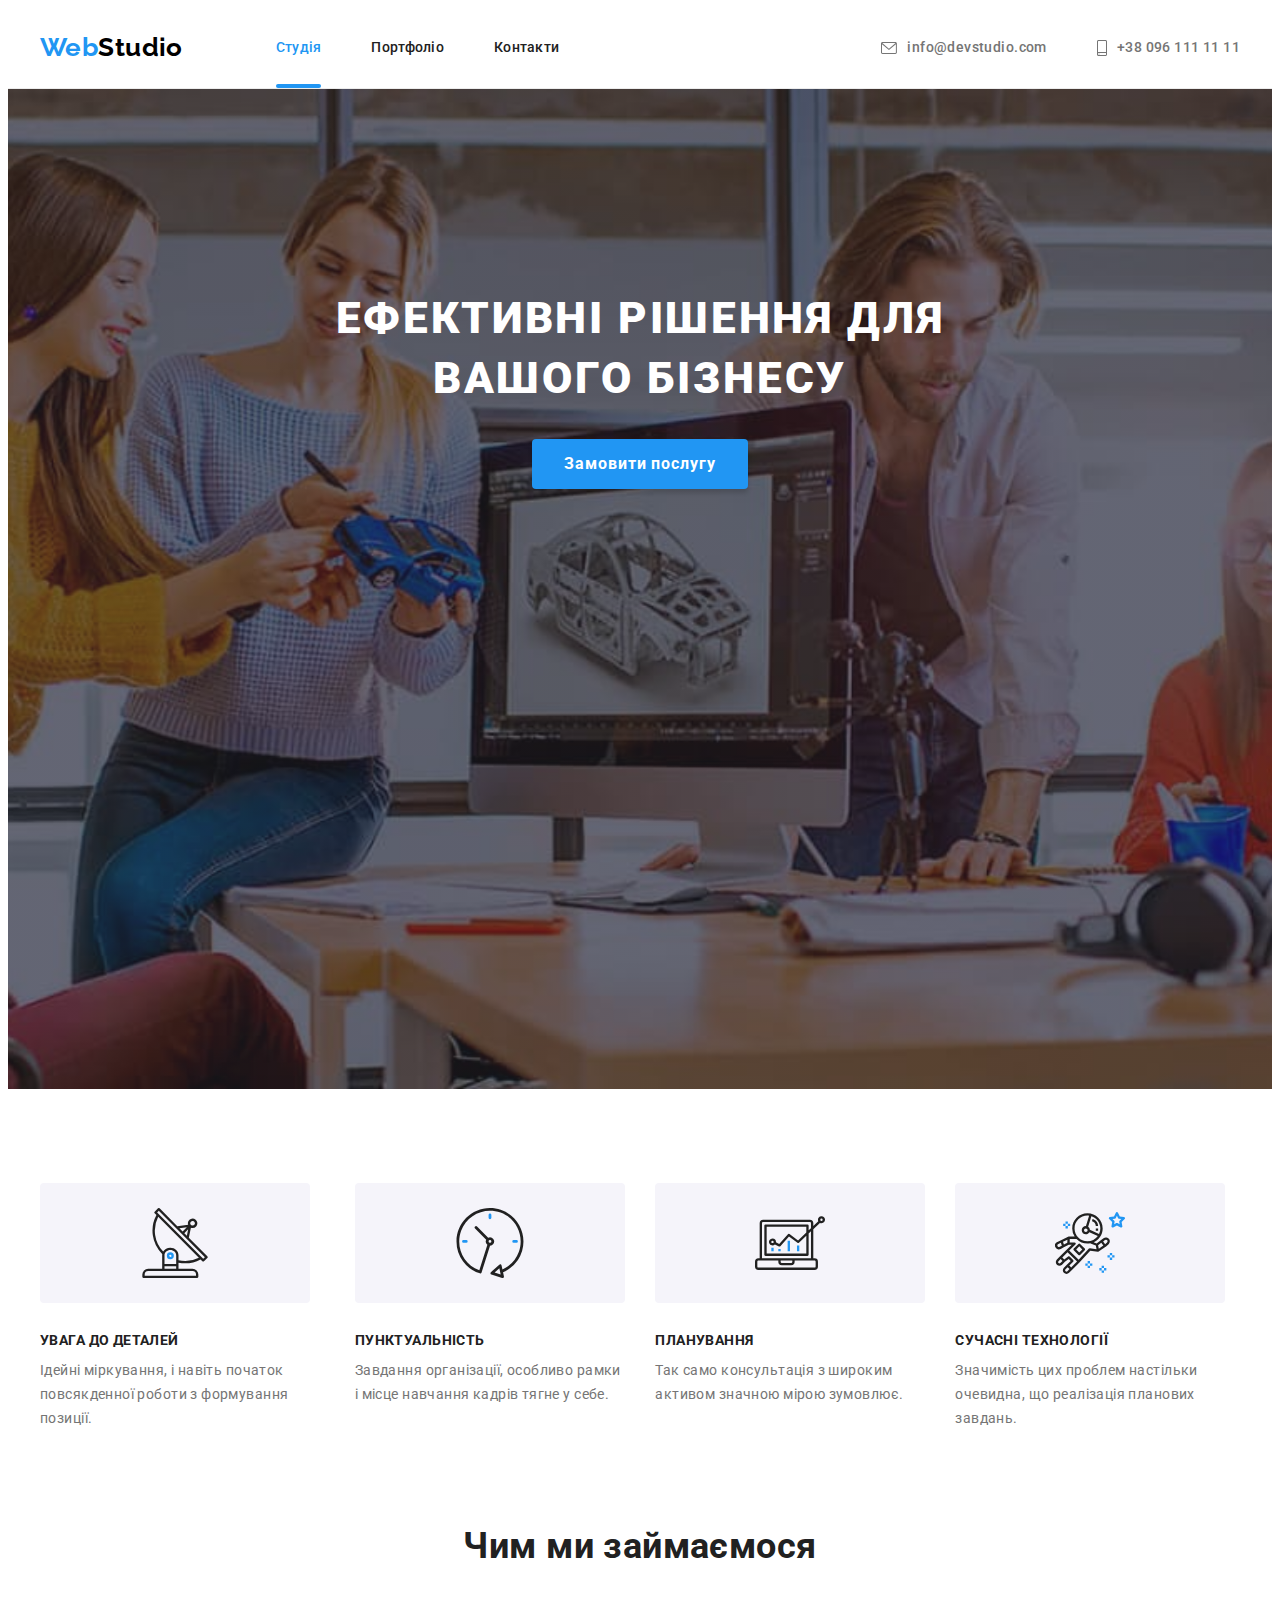
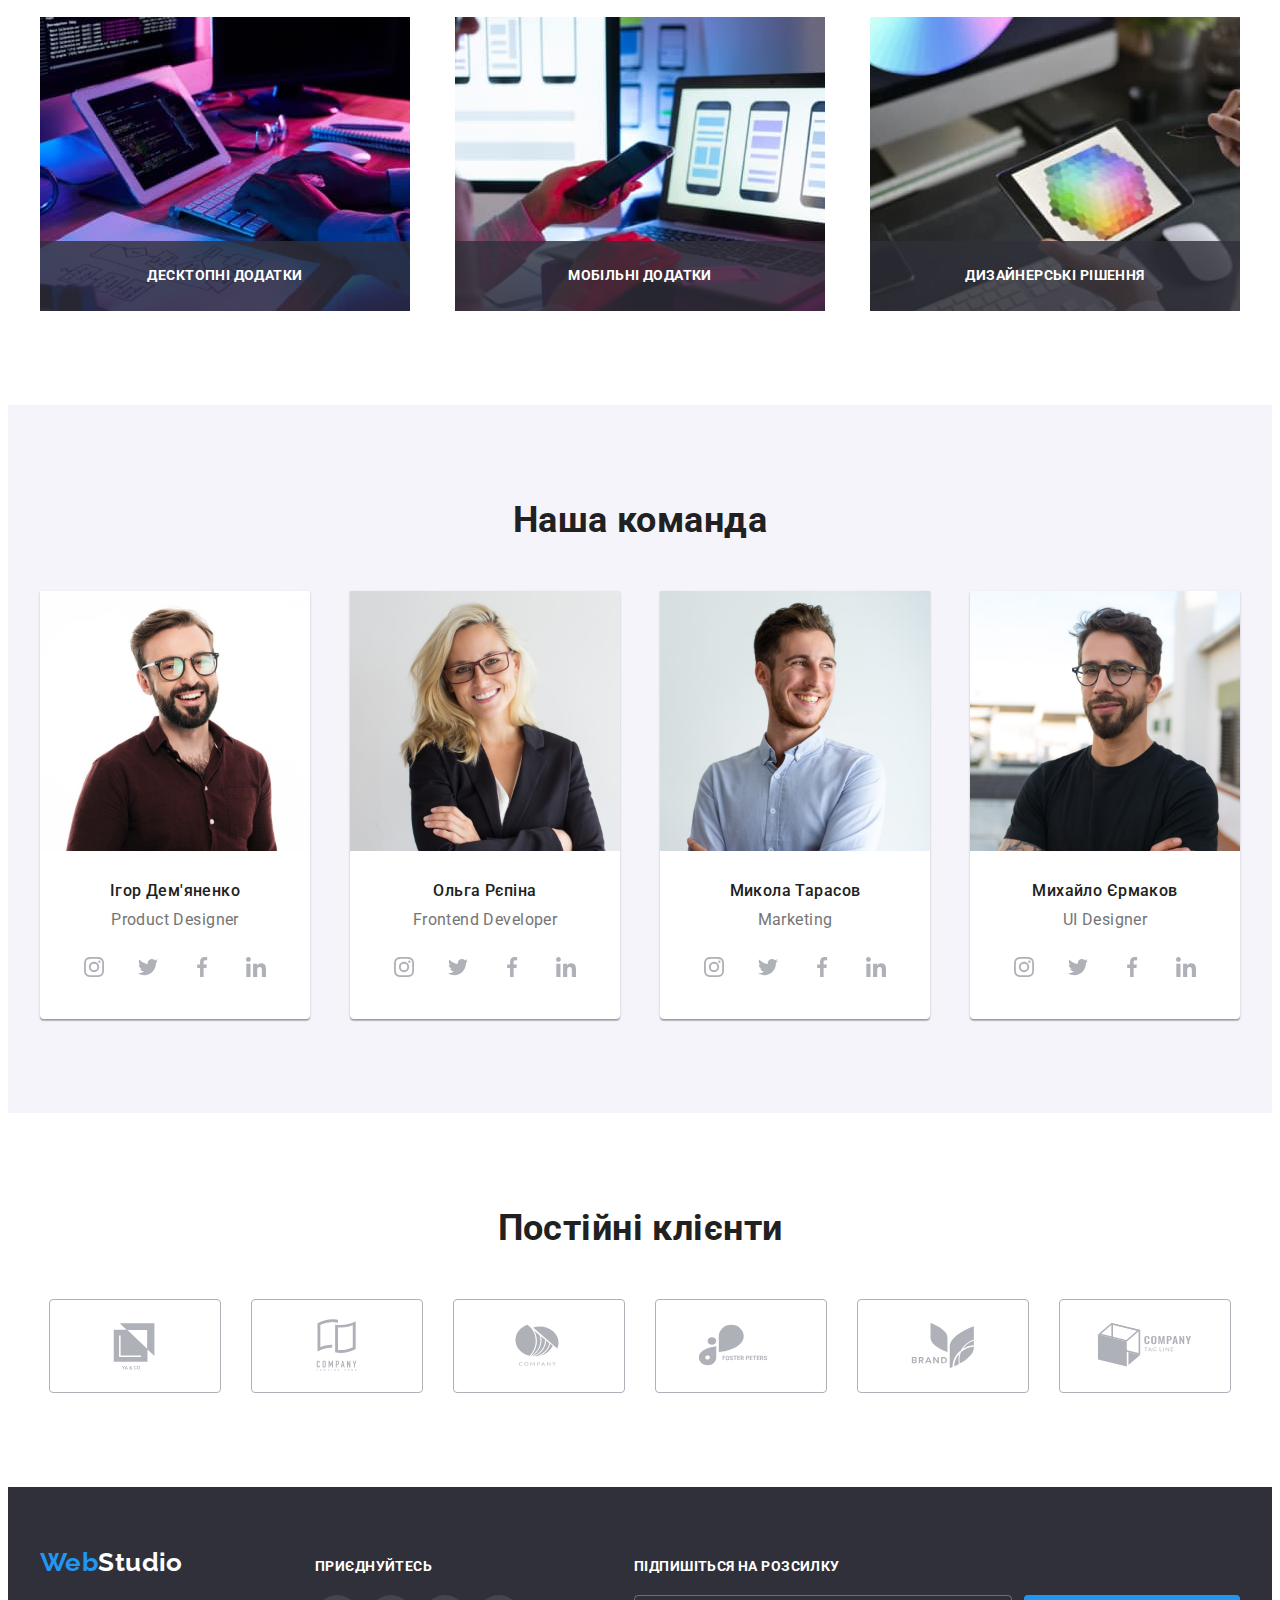
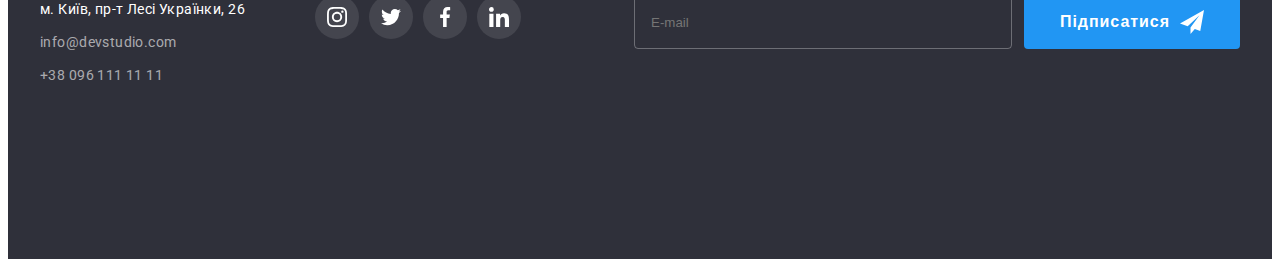
<file: index.html>
<!DOCTYPE html>
<html lang="uk">
	<head>
		<meta charset="UTF-8" />
		<meta http-equiv="X-UA-Compatible" content="IE=edge" />
		<meta name="viewport" content="width=device-width, initial-scale=1.0" />
		<title>WebStudio</title>
		<link rel="preconnect" href="https://fonts.googleapis.com" />
		<link rel="preconnect" href="https://fonts.gstatic.com" crossorigin />
		<link
			href="https://fonts.googleapis.com/css2?family=Raleway:wght@700&family=Roboto:wght@400;500;700;900&display=swap"
			rel="stylesheet"
		/>
		<link
			rel="stylesheet"
			href="https://cdnjs.cloudflare.com/ajax/libs/modern-normalize/1.1.0/modern-normalize.min.css"
			integrity="sha512-wpPYUAdjBVSE4KJnH1VR1HeZfpl1ub8YT/NKx4PuQ5NmX2tKuGu6U/JRp5y+Y8XG2tV+wKQpNHVUX03MfMFn9Q=="
			crossorigin="anonymous"
			referrerpolicy="no-referrer"
		/>
		<link rel="stylesheet" href="./css/main.min.css" />
	</head>
	<body>
		<!--Шапка-->
		<header class="header">
			<div class="container header__container">
				<nav class="main-nav">
					<a class="main-nav__link links" href="./index.html">
						Web
						<span class="main-nav__logo">Studio</span>
					</a>
					<ul class="list nav-list">
						<li class="list-item">
							<a class="item-link links link-current" href="./index.html"><span class="link-blue">Студія</span></a>
						</li>
						<li class="list-item">
							<a class="item-link links" href="./portfolio.html">Портфоліо</a>
						</li>
						<li class="list-item">
							<a class="item-link links" href="">Контакти</a>
						</li>
					</ul>
				</nav>
				<ul class="list header-contact">
					<li class="item-contacts">
						<a class="contacts links" href="mailto:info@devstudio.com">
							<svg class="contact-icon" width="16" height="12">
								<use href="./images/icons/icons.svg#envelope"></use>
							</svg>
							info@devstudio.com
						</a>
					</li>
					<li class="item-contacts">
						<a class="contacts links" href="tel:+380961111111">
							<svg class="contact-icon" width="10" height="16">
								<use href="./images/icons/icons.svg#smartphone"></use>
							</svg>
							+38 096 111 11 11
						</a>
					</li>
				</ul>
			</div>
		</header>
		<!--Основний контент-->
		<main>
			<section class="sections">
				<div class="container">
					<h1 class="sections__title">Ефективні рішення для вашого бізнесу</h1>
					<button class="sections__button" type="button" data-modal-open>Замовити послугу</button>
				</div>
			</section>
			<!--Особливасті-->
			<section class="features section">
				<div class="container">
					<h2 class="hidden-title">features</h2>
					<ul class="features__list list">
						<li class="features__item">
							<div class="features__containers">
								<svg class="features__icon" width="70" height="70">
									<use href="./images/icons/icons.svg#antenna"></use>
								</svg>
							</div>
							<h3 class="features__title">УВАГА ДО ДЕТАЛЕЙ</h3>
							<p class="features__subtitle">
								Ідейні міркування, i навіть початок повсякденної роботи з формування позиції.
							</p>
						</li>
						<li class="features__item">
							<div class="features__containers">
								<svg class="features__icon" width="70" height="70">
									<use href="./images/icons/icons.svg#clock"></use>
								</svg>
							</div>
							<h3 class="features__title">ПУНКТУАЛЬНІСТЬ</h3>
							<p class="features__subtitle">
								Завдання організації, особливо рамки і місце навчання кадрів тягне у себе.
							</p>
						</li>
						<li class="features__item">
							<div class="features__containers">
								<svg class="features__icon" width="70" height="70">
									<use href="./images/icons/icons.svg#diagram"></use>
								</svg>
							</div>
							<h3 class="features__title">ПЛАНУВАННЯ</h3>
							<p class="features__subtitle">Так само консультація з широким активом значною мірою зумовлює.</p>
						</li>
						<li class="features__item">
							<div class="features__containers">
								<svg class="features__icon" width="70" height="70">
									<use href="./images/icons/icons.svg#astronaut"></use>
								</svg>
							</div>
							<h3 class="features__title">СУЧАСНІ ТЕХНОЛОГІЇ</h3>
							<p class="features__subtitle">
								Значимість цих проблем настільки очевидна, що реалізація планових завдань.
							</p>
						</li>
					</ul>
				</div>
			</section>
			<!--Робочий процес-->
			<section class="section work-process">
				<div class="container">
					<h2 class="subject">Чим ми займаємося</h2>
					<ul class="list work-process__list">
						<li class="work-process__item">
							<div class="work-container">
								<img
									class="work-container__picture"
									src="./images/img.jpg"
									alt="людина працює на комп'ютері"
									width="370"
								/>
								<p class="work-container__text">Десктопні додатки</p>
							</div>
						</li>
						<li class="work-process__item">
							<div class="work-container">
								<img
									class="work-container__picture"
									src="./images/img-1.jpg"
									alt="людина працює на ноутбуці, тримаючи у руці смартфон"
									width="370"
								/>
								<p class="work-container__text">Мобільні додатки</p>
							</div>
						</li>
						<li class="work-process__item">
							<div class="work-container">
								<img
									class="work-container__picture"
									src="./images/img-2.jpg"
									alt="людина працює на планшеті"
									width="370"
								/>
								<p class="work-container__text">Дизайнерські рішення</p>
							</div>
						</li>
					</ul>
				</div>
			</section>
			<!--Наша команда-->
			<section class="section section-team">
				<div class="container">
					<h2 class="subject-team">Наша команда</h2>
					<ul class="list section-team__list">
						<li class="section-team__item">
							<img
								class="section-team__picture"
								src="./images/team/img.jpg"
								alt="Чоловік у коричневій сородці"
								width="270"
							/>
							<h3 class="section-team__title">Ігор Дем'яненко</h3>
							<p class="section-team__subtitle">Product Designer</p>
							<ul class="list socials-icon">
								<li class="socials-icon__item">
									<a
										class="link socials-icon__link"
										href="https://instagram.com"
										target="_blank"
										rel="noopener noreferrer"
										aria-label="Instagram"
									>
										<svg class="socials-icon__svg" width="20" height="20">
											<use href="./images/icons/icons.svg#instagram"></use>
										</svg>
									</a>
								</li>
								<li class="socials-icon__item">
									<a
										class="link socials-icon__link"
										href="https://twitter.com"
										aria-label="Twitter"
										target="_blank"
										rel="noopener noreferrer"
									>
										<svg class="socials-icon__svg" width="20" height="20">
											<use href="./images/icons/icons.svg#twitter"></use>
										</svg>
									</a>
								</li>
								<li class="socials-icon__item">
									<a
										class="link socials-icon__link"
										href="https://facebook.com"
										aria-label="Facebook"
										target="_blank"
										rel="noopener noreferrer"
									>
										<svg class="socials-icon__svg" width="20" height="20">
											<use href="./images/icons/icons.svg#facebook"></use>
										</svg>
									</a>
								</li>
								<li class="socials-icon__item">
									<a
										class="link socials-icon__link"
										href="https://linkedin.com"
										aria-label="LinkedIn"
										target="_blank"
										rel="noopener noreferrer"
									>
										<svg class="socials-icon__svg" width="20" height="20">
											<use href="./images/icons/icons.svg#linkedin"></use>
										</svg>
									</a>
								</li>
							</ul>
						</li>
						<li class="section-team__item">
							<img
								class="section-team__picture"
								src="./images/team/img-1.jpg"
								alt="Блондинка у чорному піджаку"
								width="270"
							/>
							<h3 class="section-team__title">Ольга Рєпіна</h3>
							<p class="section-team__subtitle">Frontend Developer</p>
							<ul class="list socials-icon">
								<li class="socials-icon__item">
									<a
										class="link socials-icon__link"
										href="https://instagram.com"
										target="_blank"
										rel="noopener noreferrer"
										aria-label="Instagram"
									>
										<svg class="socials-icon__svg" width="20" height="20">
											<use href="./images/icons/icons.svg#instagram"></use>
										</svg>
									</a>
								</li>
								<li class="socials-icon__item">
									<a
										class="link socials-icon__link"
										href="https://twitter.com"
										aria-label="Twitter"
										target="_blank"
										rel="noopener noreferrer"
									>
										<svg class="socials-icon__svg" width="20" height="20">
											<use href="./images/icons/icons.svg#twitter"></use>
										</svg>
									</a>
								</li>
								<li class="socials-icon__item">
									<a
										class="link socials-icon__link"
										href="https://facebook.com"
										aria-label="Facebook"
										target="_blank"
										rel="noopener noreferrer"
									>
										<svg class="socials-icon__svg" width="20" height="20">
											<use href="./images/icons/icons.svg#facebook"></use>
										</svg>
									</a>
								</li>
								<li class="socials-icon__item">
									<a
										class="link socials-icon__link"
										href="https://linkedin.com"
										aria-label="LinkedIn"
										target="_blank"
										rel="noopener noreferrer"
									>
										<svg class="socials-icon__svg" width="20" height="20">
											<use href="./images/icons/icons.svg#linkedin"></use>
										</svg>
									</a>
								</li>
							</ul>
						</li>
						<li class="section-team__item">
							<img
								class="section-team__picture"
								src="./images/team/img-2.jpg"
								alt="Чоловік у світлій сорочці"
								width="270"
							/>
							<h3 class="section-team__title">Микола Тарасов</h3>
							<p class="section-team__subtitle">Marketing</p>
							<ul class="list socials-icon">
								<li class="socials-icon__item">
									<a
										class="link socials-icon__link"
										href="https://instagram.com"
										target="_blank"
										rel="noopener noreferrer"
										aria-label="Instagram"
									>
										<svg class="socials-icon__svg" width="20" height="20">
											<use href="./images/icons/icons.svg#instagram"></use>
										</svg>
									</a>
								</li>
								<li class="socials-icon__item">
									<a
										class="link socials-icon__link"
										href="https://twitter.com"
										aria-label="Twitter"
										target="_blank"
										rel="noopener noreferrer"
									>
										<svg class="socials-icon__svg" width="20" height="20">
											<use href="./images/icons/icons.svg#twitter"></use>
										</svg>
									</a>
								</li>
								<li class="socials-icon__item">
									<a
										class="link socials-icon__link"
										href="https://facebook.com"
										aria-label="Facebook"
										target="_blank"
										rel="noopener noreferrer"
									>
										<svg class="socials-icon__svg" width="20" height="20">
											<use href="./images/icons/icons.svg#facebook"></use>
										</svg>
									</a>
								</li>
								<li class="socials-icon__item">
									<a
										class="link socials-icon__link"
										href="https://linkedin.com"
										aria-label="LinkedIn"
										target="_blank"
										rel="noopener noreferrer"
									>
										<svg class="socials-icon__svg" width="20" height="20">
											<use href="./images/icons/icons.svg#linkedin"></use>
										</svg>
									</a>
								</li>
							</ul>
						</li>
						<li class="section-team__item">
							<img
								class="section-team__picture"
								src="./images/team/img-3.jpg"
								alt="Чоловік у чорній футболці"
								width="270"
							/>
							<h3 class="section-team__title">Михайло Єрмаков</h3>
							<p class="section-team__subtitle">UI Designer</p>
							<ul class="list socials-icon">
								<li class="socials-icon__item">
									<a
										class="link socials-icon__link"
										href="https://instagram.com"
										target="_blank"
										rel="noopener noreferrer"
										aria-label="Instagram"
									>
										<svg class="socials-icon__svg" width="20" height="20">
											<use href="./images/icons/icons.svg#instagram"></use>
										</svg>
									</a>
								</li>
								<li class="socials-icon__item">
									<a
										class="link socials-icon__link"
										href="https://twitter.com"
										aria-label="Twitter"
										target="_blank"
										rel="noopener noreferrer"
									>
										<svg class="socials-icon__svg" width="20" height="20">
											<use href="./images/icons/icons.svg#twitter"></use>
										</svg>
									</a>
								</li>
								<li class="socials-icon__item">
									<a
										class="link socials-icon__link"
										href="https://facebook.com"
										aria-label="Facebook"
										target="_blank"
										rel="noopener noreferrer"
									>
										<svg class="socials-icon__svg" width="20" height="20">
											<use href="./images/icons/icons.svg#facebook"></use>
										</svg>
									</a>
								</li>
								<li class="socials-icon__item">
									<a
										class="link socials-icon__link"
										href="https://linkedin.com"
										aria-label="LinkedIn"
										target="_blank"
										rel="noopener noreferrer"
									>
										<svg class="socials-icon__svg" width="20" height="20">
											<use href="./images/icons/icons.svg#linkedin"></use>
										</svg>
									</a>
								</li>
							</ul>
						</li>
					</ul>
				</div>
			</section>
			<!-- Постійні клієнти -->
			<section class="section clients-section">
				<div class="container">
					<h2 class="clients-section__title">Постійні клієнти</h2>
					<ul class="list clients-section__list">
						<li class="clients-section__item">
							<a class="link clients-section__link" href="" aria-label="logo">
								<svg class="clients-section__icon" width="106" height="60">
									<use href="./images/icons/icons.svg#Logo"></use>
								</svg>
							</a>
						</li>
						<li class="clients-section__item">
							<a class="link clients-section__link" href="" aria-label="logo1">
								<svg class="clients-section__icon" width="106" height="60">
									<use href="./images/icons/icons.svg#Logo1"></use>
								</svg>
							</a>
						</li>
						<li class="clients-section__item">
							<a class="link clients-section__link" href="" aria-label="logo2">
								<svg class="clients-section__icon" width="106" height="60">
									<use href="./images/icons/icons.svg#Logo2"></use>
								</svg>
							</a>
						</li>
						<li class="clients-section__item">
							<a class="link clients-section__link" href="" aria-label="logo3">
								<svg class="clients-section__icon" width="106" height="60">
									<use href="./images/icons/icons.svg#Logo3"></use>
								</svg>
							</a>
						</li>
						<li class="clients-section__item">
							<a class="link clients-section__link" href="" aria-label="logo4">
								<svg class="clients-section__icon" width="106" height="60">
									<use href="./images/icons/icons.svg#Logo4"></use>
								</svg>
							</a>
						</li>
						<li class="clients-section__item">
							<a class="link clients-section__link" href="" aria-label="logo5">
								<svg class="clients-section__icon" width="106" height="60">
									<use href="./images/icons/icons.svg#Logo5"></use>
								</svg>
							</a>
						</li>
					</ul>
				</div>
			</section>
		</main>
		<!--Підвал-->
		<footer class="footer">
			<div class="container container-unifying">
				<div class="footer-container">
					<a class="footer-link links" href="./index.html">
						Web
						<span class="logo-footer">Studio</span>
					</a>
					<address class="address-footer">
						<ul class="items-footer list">
							<li class="footer-item">
								<a class="link-footer address links" href="https://goo.gl/maps/535pKmFVqk2q9P2UA">
									м. Київ, пр-т Лесі Українки, 26
								</a>
							</li>
							<li class="footer-item">
								<a class="link-footer links" href="mailto:info@devstudio.com">info@devstudio.com</a>
							</li>
							<li class="footer-item"><a class="link-footer links" href="tel:+380961111111">+38 096 111 11 11</a></li>
						</ul>
					</address>
				</div>
				<div class="icon-footer-container">
					<p class="text-footer">приєднуйтесь</p>
					<ul class="list footer-list-icon">
						<li class="footer-item-icon">
							<a
								class="link link-footer-icon"
								href="https://instagram.com"
								target="_blank"
								rel="noopener noreferrer"
								aria-label="Instagram"
							>
								<svg class="footer-socials-icon" width="20" height="20">
									<use href="./images/icons/icons.svg#instagram"></use>
								</svg>
							</a>
						</li>
						<li class="footer-item-icon">
							<a
								class="link link-footer-icon"
								href="https://twitter.com"
								aria-label="Twitter"
								target="_blank"
								rel="noopener noreferrer"
							>
								<svg class="footer-socials-icon" width="20" height="20">
									<use href="./images/icons/icons.svg#twitter"></use>
								</svg>
							</a>
						</li>
						<li class="footer-item-icon">
							<a
								class="link link-footer-icon"
								href="https://facebook.com"
								aria-label="Facebook"
								target="_blank"
								rel="noopener noreferrer"
							>
								<svg class="footer-socials-icon" width="20" height="20">
									<use href="./images/icons/icons.svg#facebook"></use>
								</svg>
							</a>
						</li>
						<li class="footer-item-icon">
							<a
								class="link link-footer-icon"
								href="https://linkedin.com"
								aria-label="LinkedIn"
								target="_blank"
								rel="noopener noreferrer"
							>
								<svg class="footer-socials-icon" width="20" height="20">
									<use href="./images/icons/icons.svg#linkedin"></use>
								</svg>
							</a>
						</li>
					</ul>
				</div>
				<div class="footer-subscribe">
					<p class="footer-title">Підпишіться на розсилку</p>
					<form class="footer-form">
						<input type="text" class="footer-subscribe-input" placeholder="E-mail" required="" />
						<button class="button-serv-footer">
							Підписатися
							<svg class="social-item" width="24" height="24">
								<use href="./images/icons/icons.svg#icon-send"></use>
							</svg>
						</button>
					</form>
				</div>
			</div>
		</footer>

		<div class="backdrop is-hidden" data-modal>
			<div class="modal">
				<button class="modal-btn" type="button" data-modal-close>
					<svg class="close-icon" width="18" height="18">
						<use href="./images/icons/icons.svg#close-black"></use>
					</svg>
				</button>

				<form class="register-form" name="register-form">
					<strong class="register-form-title">Залиште свої дані, ми вам передзвонимо</strong>
					<div class="register-form-group" role="group">
						<label class="register-form-field" for="user-name">
							<span class="register-form-label">Ім'я</span>
							<input
								class="register-form-input"
								type="text"
								id="user-name"
								name="user-name"
								required=""
								minlength="3"
							/>
							<svg class="register-form-icon" width="18" height="18">
								<use href="./images/icons/icons.svg#person"></use>
							</svg>
						</label>
						<label class="register-form-field" for="user-tel">
							<span class="register-form-label">Телефон</span>
							<input class="register-form-input" type="text" id="user-tel" name="user-tel" required="" />
							<svg class="register-form-icon" width="18" height="18">
								<use href="./images/icons/icons.svg#phone"></use>
							</svg>
						</label>
						<label class="register-form-field" for="user-mail">
							<span class="register-form-label">Пошта</span>
							<input class="register-form-input" type="text" id="user-mail" name="user-mail" required="" />
							<svg class="register-form-icon" width="18" height="18">
								<use href="./images/icons/icons.svg#email"></use>
							</svg>
						</label>
						<label class="register-form-field">
							<span class="register-form-heading">Коментар</span>
							<textarea class="register-form-message" rows="5" placeholder="Введіть текст"></textarea>
						</label>
					</div>
					<label class="register-form-agreement" for="user-agreement">
						<input
							class="register-form-checkbox hidden-title"
							type="checkbox"
							id="user-agreement"
							name="user-agreement"
							required=""
						/>
						<svg class="register-form-icons" width="16" height="15">
							<use class="icon-checked" href="./images/icons/icons.svg#checked"></use>
							<use class="icon-unchecked" href="./images/icons/icons.svg#unchcked"></use>
						</svg>
						<span class="register-form-desc">
							Погоджуюся з розсилкою та приймаю
							<a class="register-form-link" href="">Умови договору</a>
						</span>
					</label>

					<button class="button-server" type="submit">Відправити</button>
				</form>
			</div>
		</div>

		<script src="./js/modal.js"></script>
	</body>
</html>
</file>
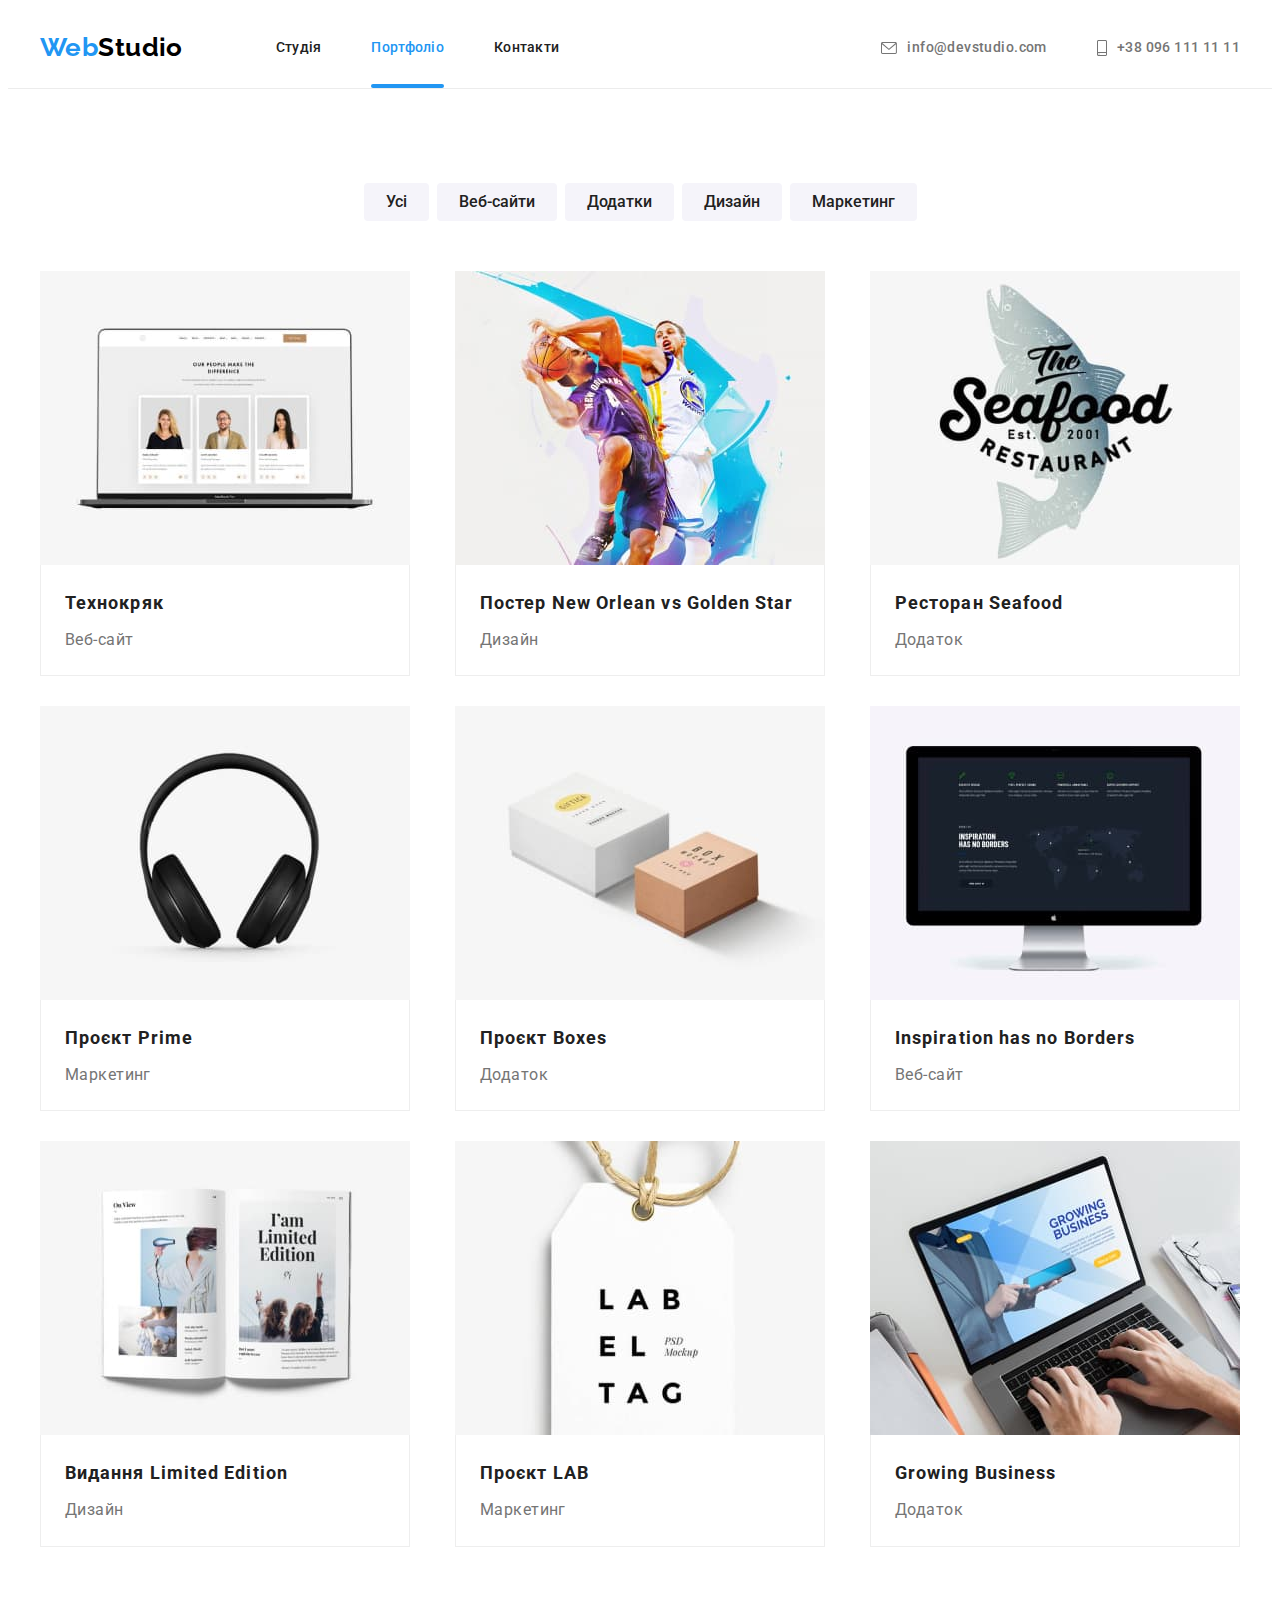
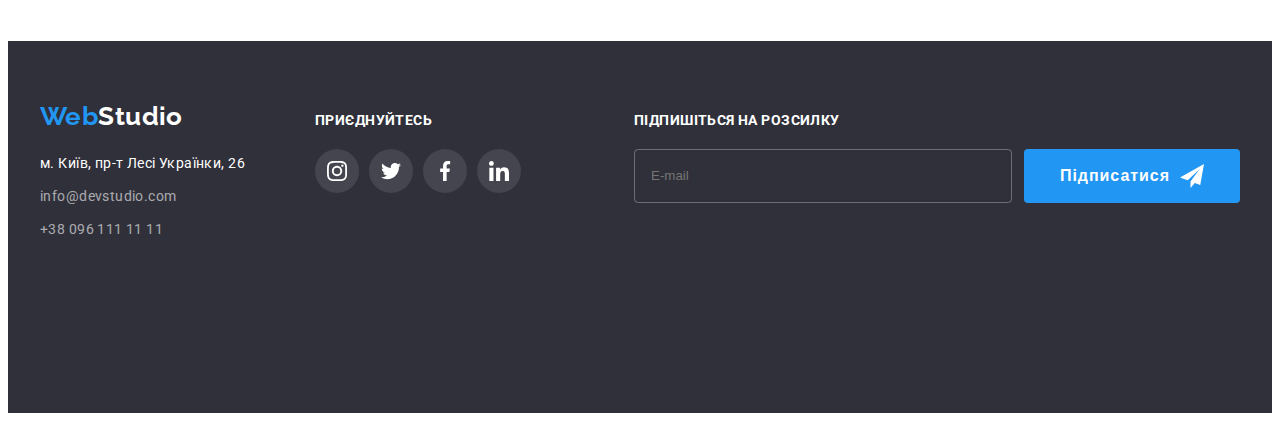
<file: portfolio.html>
<!DOCTYPE html>
<html lang="uk">
	<head>
		<meta charset="UTF-8" />
		<meta http-equiv="X-UA-Compatible" content="IE=edge" />
		<meta name="viewport" content="width=device-width, initial-scale=1.0" />
		<title>Portfolio</title>
		<link rel="preconnect" href="https://fonts.googleapis.com" />
		<link rel="preconnect" href="https://fonts.gstatic.com" crossorigin />
		<link
			href="https://fonts.googleapis.com/css2?family=Raleway:wght@700&family=Roboto:wght@400;500;700;900&display=swap"
			rel="stylesheet"
		/>
		<link
			rel="stylesheet"
			href="https://cdnjs.cloudflare.com/ajax/libs/modern-normalize/1.1.0/modern-normalize.min.css"
			integrity="sha512-wpPYUAdjBVSE4KJnH1VR1HeZfpl1ub8YT/NKx4PuQ5NmX2tKuGu6U/JRp5y+Y8XG2tV+wKQpNHVUX03MfMFn9Q=="
			crossorigin="anonymous"
			referrerpolicy="no-referrer"
		/>
		<link rel="stylesheet" href="./css/main.min.css" />
	</head>
	<body>
		<!-- Шапка -->
		<header class="header">
			<div class="container header__container">
				<nav class="main-nav">
					<a class="main-nav__link links" href="./index.html">
						Web
						<span class="main-nav__logo">Studio</span>
					</a>
					<ul class="list nav-list">
						<li class="list-item">
							<a class="item-link links" href="./index.html">Студія</a>
						</li>
						<li class="list-item">
							<a class="item-link links link-current" href="./portfolio.html">
								<span class="link-blue">Портфоліо</span>
							</a>
						</li>
						<li class="list-item">
							<a class="item-link links" href="">Контакти</a>
						</li>
					</ul>
				</nav>
				<ul class="list header-contact">
					<li class="item-contacts">
						<a class="contacts links" href="mailto:info@devstudio.com">
							<svg class="contact-icon" width="16" height="12">
								<use href="./images/icons/icons.svg#envelope"></use>
							</svg>
							info@devstudio.com
						</a>
					</li>
					<li class="item-contacts">
						<a class="contacts links" href="tel:+380961111111">
							<svg class="contact-icon" width="10" height="16">
								<use href="./images/icons/icons.svg#smartphone"></use>
							</svg>
							+38 096 111 11 11
						</a>
					</li>
				</ul>
			</div>
		</header>
		<main>
			<!-- Портфоліо -->
			<section class="section">
				<div class="container">
					<h1 class="hidden-title">Портфоліо</h1>
					<ul class="items-btn list">
						<li class="item-btn"><button type="button" class="btn-portfolio">Усі</button></li>
						<li class="item-btn"><button type="button" class="btn-portfolio">Веб-сайти</button></li>
						<li class="item-btn"><button type="button" class="btn-portfolio">Додатки</button></li>
						<li class="item-btn"><button type="button" class="btn-portfolio">Дизайн</button></li>
						<li class="item-btn"><button type="button" class="btn-portfolio">Маркетинг</button></li>
					</ul>
					<!-- Приклади робіт -->
					<ul class="items-portfolio list">
						<li class="portfolio-item">
							<a class="link-portfolio links" href="">
								<div class="container-img">
									<img
										class="img-portfolio"
										src="./images/portfolio/img.jpg"
										alt="На ноутбуці відкритий веб-сайт, з працівниками"
										width="370"
									/>
									<div class="overlay">
										<p class="overlay-text">
											Ресурс пропонує комплексні пропозиції з різним рівнем функціоналу та сервісів. Все це дозволить
											відвідувачу отримати вичерпні відомості про компанію чи приватну особу.
										</p>
									</div>
								</div>
								<div class="container-portfolio">
									<h2 class="title-portfolio">Технокряк</h2>
									<p class="text-portfolio">Веб-сайт</p>
								</div>
							</a>
						</li>
						<li class="portfolio-item">
							<a class="link-portfolio links" href="">
								<div class="container-img">
									<img class="img-portfolio" src="./images/portfolio/img-1.jpg" alt="Два баскетболиста" width="370" />
									<div class="overlay">
										<p class="overlay-text">
											Ресурс пропонує комплексні пропозиції з різним рівнем функціоналу та сервісів. Все це дозволить
											відвідувачу отримати вичерпні відомості про компанію чи приватну особу.
										</p>
									</div>
								</div>
								<div class="container-portfolio">
									<h2 class="title-portfolio">Постер New Orlean vs Golden Star</h2>
									<p class="text-portfolio">Дизайн</p>
								</div>
							</a>
						</li>
						<li class="portfolio-item">
							<a class="link-portfolio links" href="">
								<div class="container-img">
									<img
										class="img-portfolio"
										src="./images/portfolio/img-2.jpg"
										alt="Логотип ресторана у вигляди риби"
										width="370"
									/>
									<div class="overlay">
										<p class="overlay-text">
											Ресурс пропонує комплексні пропозиції з різним рівнем функціоналу та сервісів. Все це дозволить
											відвідувачу отримати вичерпні відомості про компанію чи приватну особу.
										</p>
									</div>
								</div>
								<div class="container-portfolio">
									<h2 class="title-portfolio">Ресторан Seafood</h2>
									<p class="text-portfolio">Додаток</p>
								</div>
							</a>
						</li>
						<li class="portfolio-item">
							<a class="link-portfolio links" href="">
								<div class="container-img">
									<img class="img-portfolio" src="./images/portfolio/img-3.jpg" alt="Навушники" width="370" />
									<div class="overlay">
										<p class="overlay-text">
											Ресурс пропонує комплексні пропозиції з різним рівнем функціоналу та сервісів. Все це дозволить
											відвідувачу отримати вичерпні відомості про компанію чи приватну особу.
										</p>
									</div>
								</div>
								<div class="container-portfolio">
									<h2 class="title-portfolio">Проєкт Prime</h2>
									<p class="text-portfolio">Маркетинг</p>
								</div>
							</a>
						</li>
						<li class="portfolio-item">
							<a class="link-portfolio links" href="">
								<div class="container-img">
									<img
										class="img-portfolio"
										src="./images/portfolio/img-4.jpg"
										alt="Біла і коричнева коробочка"
										width="370"
									/>
									<div class="overlay">
										<p class="overlay-text">
											Ресурс пропонує комплексні пропозиції з різним рівнем функціоналу та сервісів. Все це дозволить
											відвідувачу отримати вичерпні відомості про компанію чи приватну особу.
										</p>
									</div>
								</div>
								<div class="container-portfolio">
									<h2 class="title-portfolio">Проєкт Boxes</h2>
									<p class="text-portfolio">Додаток</p>
								</div>
							</a>
						</li>
						<li class="portfolio-item">
							<a class="link-portfolio links" href="">
								<div class="container-img">
									<img class="img-portfolio" src="./images/portfolio/img-5.jpg" alt="Монітор комп'ютера" width="370" />
									<div class="overlay">
										<p class="overlay-text">
											Ресурс пропонує комплексні пропозиції з різним рівнем функціоналу та сервісів. Все це дозволить
											відвідувачу отримати вичерпні відомості про компанію чи приватну особу.
										</p>
									</div>
								</div>
								<div class="container-portfolio">
									<h2 class="title-portfolio">Inspiration has no Borders</h2>
									<p class="text-portfolio">Веб-сайт</p>
								</div>
							</a>
						</li>
						<li class="portfolio-item">
							<a class="link-portfolio links" href="">
								<div class="container-img">
									<img
										class="img-portfolio"
										src="./images/portfolio/img-6.jpg"
										alt="Розгорнутий журнал з жінками з довгим волоссям"
										width="370"
									/>
									<div class="overlay">
										<p class="overlay-text">
											Ресурс пропонує комплексні пропозиції з різним рівнем функціоналу та сервісів. Все це дозволить
											відвідувачу отримати вичерпні відомості про компанію чи приватну особу.
										</p>
									</div>
								</div>
								<div class="container-portfolio">
									<h2 class="title-portfolio">Видання Limited Edition</h2>
									<p class="text-portfolio">Дизайн</p>
								</div>
							</a>
						</li>
						<li class="portfolio-item">
							<a class="link-portfolio links" href="">
								<div class="container-img">
									<img class="img-portfolio" src="./images/portfolio/img-7.jpg" alt="Бірка з текстом" width="370" />
									<div class="overlay">
										<p class="overlay-text">
											Ресурс пропонує комплексні пропозиції з різним рівнем функціоналу та сервісів. Все це дозволить
											відвідувачу отримати вичерпні відомості про компанію чи приватну особу.
										</p>
									</div>
								</div>
								<div class="container-portfolio">
									<h2 class="title-portfolio">Проєкт LAB</h2>
									<p class="text-portfolio">Маркетинг</p>
								</div>
							</a>
						</li>
						<li class="portfolio-item">
							<a class="link-portfolio links" href="">
								<div class="container-img">
									<img
										class="img-portfolio"
										src="./images/portfolio/img-8.jpg"
										alt="Чоловік набирає текст на ноутбуці"
										width="370"
									/>
									<div class="overlay">
										<p class="overlay-text">
											Ресурс пропонує комплексні пропозиції з різним рівнем функціоналу та сервісів. Все це дозволить
											відвідувачу отримати вичерпні відомості про компанію чи приватну особу.
										</p>
									</div>
								</div>
								<div class="container-portfolio">
									<h2 class="title-portfolio">Growing Business</h2>
									<p class="text-portfolio">Додаток</p>
								</div>
							</a>
						</li>
					</ul>
				</div>
			</section>
		</main>
		<!-- Підвал -->
		<footer class="footer">
			<div class="container container-unifying">
				<div class="footer-container">
					<a class="footer-link links" href="./index.html">
						Web
						<span class="logo-footer">Studio</span>
					</a>
					<address class="address-footer">
						<ul class="items-footer list">
							<li class="footer-item">
								<a class="link-footer address links" href="https://goo.gl/maps/535pKmFVqk2q9P2UA">
									м. Київ, пр-т Лесі Українки, 26
								</a>
							</li>
							<li class="footer-item">
								<a class="link-footer links" href="mailto:info@devstudio.com">info@devstudio.com</a>
							</li>
							<li class="footer-item"><a class="link-footer links" href="tel:+380961111111">+38 096 111 11 11</a></li>
						</ul>
					</address>
				</div>
				<div class="icon-footer-container">
					<p class="text-footer">приєднуйтесь</p>
					<ul class="list footer-list-icon">
						<li class="footer-item-icon">
							<a
								class="link link-footer-icon"
								href="https://instagram.com"
								target="_blank"
								rel="noopener noreferrer"
								aria-label="Instagram"
							>
								<svg class="footer-socials-icon" width="20" height="20">
									<use href="./images/icons/icons.svg#instagram"></use>
								</svg>
							</a>
						</li>
						<li class="footer-item-icon">
							<a
								class="link link-footer-icon"
								href="https://twitter.com"
								aria-label="Twitter"
								target="_blank"
								rel="noopener noreferrer"
							>
								<svg class="footer-socials-icon" width="20" height="20">
									<use href="./images/icons/icons.svg#twitter"></use>
								</svg>
							</a>
						</li>
						<li class="footer-item-icon">
							<a
								class="link link-footer-icon"
								href="https://facebook.com"
								aria-label="Facebook"
								target="_blank"
								rel="noopener noreferrer"
							>
								<svg class="footer-socials-icon" width="20" height="20">
									<use href="./images/icons/icons.svg#facebook"></use>
								</svg>
							</a>
						</li>
						<li class="footer-item-icon">
							<a
								class="link link-footer-icon"
								href="https://linkedin.com"
								aria-label="LinkedIn"
								target="_blank"
								rel="noopener noreferrer"
							>
								<svg class="footer-socials-icon" width="20" height="20">
									<use href="./images/icons/icons.svg#linkedin"></use>
								</svg>
							</a>
						</li>
					</ul>
				</div>
				<div class="footer-subscribe">
					<p class="footer-title">Підпишіться на розсилку</p>
					<form class="footer-form">
						<input type="text" class="footer-subscribe-input" placeholder="E-mail" required="" />
						<button class="button-serv-footer">
							Підписатися
							<svg class="social-item" width="24" height="24">
								<use href="./images/icons/icons.svg#icon-send"></use>
							</svg>
						</button>
					</form>
				</div>
			</div>
		</footer>
	</body>
</html>
</file>
<file: css/main.min.css>
:root{--primary-text-color: #212121;--secondary-text-color: #757575;--blue-text-color: #2196F3;--white-text-color: #FFFFFF;--logo-text-color: #000000;--icon-text-color: #AFB1B8;--primary-backg-color: #FFFFFF;--secondary-back-color: #2F303A;--button-backg-color: #2196F3;--background-color: #F5F4FA;--animation: 250ms cubic-bezier(0.4, 0, 0.2, 1)}.hidden-title{position:absolute;width:1px;height:1px;margin:-1px;border:0;padding:0;white-space:nowrap;-webkit-clip-path:inset(100%);clip-path:inset(100%);clip:rect(0 0 0 0);overflow:hidden}body{font-family:"Roboto",sans-serif;font-size:14px;letter-spacing:.03em;color:var(--primary-text-color)}.section{padding-top:94px;padding-bottom:94px}h1,h2,h3,p{margin-top:0;margin-bottom:0}.list{list-style:none;padding:0;margin:0}.links{text-decoration:none}img{display:block;max-width:100%;height:auto}.container{width:1200px;padding-left:15px;padding-right:15px;margin-left:auto;margin-right:auto}.subject,.subject-team,.clients-section__title{margin-bottom:50px;font-weight:700;font-size:36px;line-height:1.17;text-align:center}.header{border-bottom:1px solid #ececec}.header__container{display:-webkit-box;display:-ms-flexbox;display:flex;-webkit-box-align:center;-ms-flex-align:center;align-items:center}.main-nav{display:-webkit-box;display:-ms-flexbox;display:flex;-webkit-box-align:center;-ms-flex-align:center;align-items:center;gap:93px}.main-nav__link{display:-webkit-box;display:-ms-flexbox;display:flex;padding-top:24px;padding-bottom:25px;color:var(--blue-text-color);font-family:"Raleway";font-weight:700;font-size:26px;line-height:1.19}.main-nav__logo{color:var(--logo-text-color)}.nav-list{display:-webkit-box;display:-ms-flexbox;display:flex;gap:50px;-webkit-box-align:center;-ms-flex-align:center;align-items:center}.header-contact{display:-webkit-box;display:-ms-flexbox;display:flex;gap:50px;margin-left:auto}.link-blue{color:var(--blue-text-color)}.item-link{position:relative;padding-top:32px;padding-bottom:32px;color:var(--primary-text-color);font-weight:500;line-height:1.14;letter-spacing:.02em;-webkit-transition:color var(--animation);transition:color var(--animation)}.item-link:hover,.item-link:focus{color:var(--blue-text-color)}.link-current::after{content:"";position:absolute;display:block;left:0;bottom:-1%;width:100%;height:4px;background-color:var(--button-backg-color);border-radius:2px}.contacts{display:-webkit-box;display:-ms-flexbox;display:flex;-webkit-box-align:center;-ms-flex-align:center;align-items:center;gap:10px;color:var(--secondary-text-color);font-weight:500;line-height:1.14;-webkit-transition:color var(--animation);transition:color var(--animation)}.contacts:hover,.contacts:focus{color:var(--blue-text-color)}.contact-icon{fill:currentColor}.sections{max-width:1600px;height:600px;margin-left:auto;margin-right:auto;background-image:-webkit-gradient(linear, left top, right top, from(rgba(47, 48, 58, 0.4)), to(rgba(47, 48, 58, 0.4))),url(../images/icons/Img.jpg);background-image:linear-gradient(to right, rgba(47, 48, 58, 0.4), rgba(47, 48, 58, 0.4)),url(../images/icons/Img.jpg);background-repeat:no-repeat;background-size:cover;background-position:center;padding-top:200px;padding-bottom:200px;background-color:var(--secondary-back-color)}.sections__title{margin-bottom:30px;margin-left:auto;margin-right:auto;width:696px;color:var(--white-text-color);font-weight:900;font-size:44px;line-height:1.36;text-align:center;letter-spacing:.06em;text-transform:uppercase}.sections__button{display:block;margin:0 auto;padding:10px 32px;color:var(--white-text-color);background-color:var(--button-backg-color);-webkit-box-shadow:0px 4px 4px rgba(0,0,0,.15);box-shadow:0px 4px 4px rgba(0,0,0,.15);border-radius:4px;cursor:pointer;border:none;font-family:"Roboto";font-weight:700;font-size:16px;line-height:1.87;letter-spacing:.06em}.features__list{display:-webkit-box;display:-ms-flexbox;display:flex;gap:30px}.features__title{margin-bottom:10px;font-weight:700;font-size:14px;line-height:1.14;text-transform:uppercase}.features__subtitle{color:var(--secondary-text-color);line-height:1.71}.features__containers{display:-webkit-box;display:-ms-flexbox;display:flex;-webkit-box-pack:center;-ms-flex-pack:center;justify-content:center;-webkit-box-align:center;-ms-flex-align:center;align-items:center;background-color:var(--background-color);border-radius:4px;width:270px;height:120px;margin-bottom:30px}.work-process{padding-top:0px}.work-process__list{display:-webkit-box;display:-ms-flexbox;display:flex;gap:30px;-webkit-box-pack:justify;-ms-flex-pack:justify;justify-content:space-between}.work-container{position:relative}.work-container__text{position:absolute;bottom:0;width:100%;height:70px;display:-webkit-box;display:-ms-flexbox;display:flex;-webkit-box-pack:center;-ms-flex-pack:center;justify-content:center;-webkit-box-align:center;-ms-flex-align:center;align-items:center;font-weight:700;line-height:1.14;text-align:center;text-transform:uppercase;color:var(--white-text-color);background-color:rgba(47,48,58,.8)}.section-team{background-color:var(--background-color)}.section-team__list{display:-webkit-box;display:-ms-flexbox;display:flex;gap:30px;-webkit-box-pack:justify;-ms-flex-pack:justify;justify-content:space-between}.section-team__picture{margin-bottom:30px}.section-team__item{background-color:var(--primary-backg-color);-webkit-box-shadow:0px 1px 3px rgba(0,0,0,.12),0px 1px 1px rgba(0,0,0,.14),0px 2px 1px rgba(0,0,0,.2);box-shadow:0px 1px 3px rgba(0,0,0,.12),0px 1px 1px rgba(0,0,0,.14),0px 2px 1px rgba(0,0,0,.2);border-radius:0px 0px 4px 4px}.section-team__title{margin-bottom:10px;font-weight:500;font-size:16px;line-height:1.19;text-align:center}.section-team__subtitle{margin-bottom:16px;color:var(--secondary-text-color);font-size:16px;line-height:1.19;text-align:center}.socials-icon{display:-webkit-box;display:-ms-flexbox;display:flex;-webkit-box-pack:center;-ms-flex-pack:center;justify-content:center;gap:10px;margin-bottom:30px}.socials-icon__link{display:-webkit-box;display:-ms-flexbox;display:flex;-webkit-box-align:center;-ms-flex-align:center;align-items:center;-webkit-box-pack:center;-ms-flex-pack:center;justify-content:center;width:44px;height:44px;border-radius:50%;color:var(--icon-text-color);background-color:var(--primary-backg-color);-webkit-transition:color var(--animation),background-color var(--animation);transition:color var(--animation),background-color var(--animation)}.socials-icon__svg{fill:currentColor}.socials-icon__link:hover,.socials-icon__link:focus{color:var(--white-text-color);background-color:var(--blue-text-color)}.clients-section__list{display:-webkit-box;display:-ms-flexbox;display:flex;-webkit-box-pack:center;-ms-flex-pack:center;justify-content:center;gap:30px}.clients-section__link{display:-webkit-box;display:-ms-flexbox;display:flex;-webkit-box-align:center;-ms-flex-align:center;align-items:center;-webkit-box-pack:center;-ms-flex-pack:center;justify-content:center;width:170px;height:92px;border:1px solid;border-radius:4px;color:var(--icon-text-color);background-color:var(--primary-backg-color);-webkit-transition:color var(--animation);transition:color var(--animation)}.clients-section__icon{fill:currentColor}.clients-section__link:hover,.clients-section__link:focus{color:var(--button-backg-color)}.container-portfolio{padding:20px 24px;border-left:1px solid #eee;border-right:1px solid #eee;border-bottom:1px solid #eee}.items-btn{display:-webkit-box;display:-ms-flexbox;display:flex;-webkit-box-pack:center;-ms-flex-pack:center;justify-content:center;gap:8px;margin-bottom:50px}.items-portfolio{display:-webkit-box;display:-ms-flexbox;display:flex;-ms-flex-wrap:wrap;flex-wrap:wrap;-webkit-box-pack:justify;-ms-flex-pack:justify;justify-content:space-between;gap:30px}.btn-portfolio{padding:6px 22px;color:var(--primary-text-color);background-color:var(--background-color);font-family:"Roboto";font-weight:500;font-size:16px;line-height:1.6;border-radius:4px;cursor:pointer;border:none;-webkit-transition:color var(--animation),background-color var(--animation),-webkit-box-shadow var(--animation);transition:color var(--animation),background-color var(--animation),-webkit-box-shadow var(--animation);transition:color var(--animation),background-color var(--animation),box-shadow var(--animation);transition:color var(--animation),background-color var(--animation),box-shadow var(--animation),-webkit-box-shadow var(--animation)}.btn-portfolio:hover,.btn-portfolio:focus{color:var(--white-text-color);background-color:var(--button-backg-color);-webkit-box-shadow:0px 3px 1px rgba(0,0,0,.1),0px 1px 2px rgba(0,0,0,.08),0px 2px 2px rgba(0,0,0,.12);box-shadow:0px 3px 1px rgba(0,0,0,.1),0px 1px 2px rgba(0,0,0,.08),0px 2px 2px rgba(0,0,0,.12)}.title-portfolio{margin-bottom:4px;color:var(--primary-text-color);font-weight:700;font-size:18px;line-height:2;letter-spacing:.06em}.text-portfolio{color:var(--secondary-text-color);font-size:16px;line-height:1.9}.link-portfolio{display:block;-webkit-transition:-webkit-box-shadow var(--animation);transition:-webkit-box-shadow var(--animation);transition:box-shadow var(--animation);transition:box-shadow var(--animation), -webkit-box-shadow var(--animation)}.link-portfolio:hover,.link-portfolio:focus{-webkit-box-shadow:0px 1px 1px rgba(0,0,0,.12),0px 4px 4px rgba(0,0,0,.06),1px 4px 6px rgba(0,0,0,.16);box-shadow:0px 1px 1px rgba(0,0,0,.12),0px 4px 4px rgba(0,0,0,.06),1px 4px 6px rgba(0,0,0,.16)}.container-img{position:relative;overflow:hidden}.overlay{position:absolute;top:0;left:0;-webkit-transform:translateY(100%);transform:translateY(100%);width:100%;height:100%;display:-webkit-box;display:-ms-flexbox;display:flex;-webkit-box-align:center;-ms-flex-align:center;align-items:center;-webkit-box-pack:center;-ms-flex-pack:center;justify-content:center;padding:63px 24px;background-color:rgba(33,150,243,.9);-webkit-transition:-webkit-transform var(--animation);transition:-webkit-transform var(--animation);transition:transform var(--animation);transition:transform var(--animation), -webkit-transform var(--animation)}.overlay-text{font-size:18px;line-height:1.55;color:var(--white-text-color)}.link-portfolio:hover .overlay{-webkit-transform:translateY(0);transform:translateY(0)}.footer{max-width:1600px;height:252px;margin-left:auto;margin-right:auto;background-color:var(--secondary-back-color);padding-top:60px;padding-bottom:60px}.footer-link{display:-webkit-box;display:-ms-flexbox;display:flex;color:var(--blue-text-color);font-family:"Raleway";font-weight:700;font-size:26px;line-height:1.19}.logo-footer{color:var(--white-text-color)}.link-footer{color:rgba(255,255,255,.6);font-style:normal;line-height:1.71;-webkit-transition:color var(--animation);transition:color var(--animation)}.link-footer:hover,.link-footer:focus{color:var(--blue-text-color)}.items-footer{margin-top:20px}.footer-item:not(:last-child){margin-bottom:9px}.address{color:var(--white-text-color)}.text-footer{margin-bottom:20px;font-weight:700;line-height:1.14;text-transform:uppercase;color:var(--white-text-color)}.footer-list-icon{display:-webkit-box;display:-ms-flexbox;display:flex;gap:10px}.container-unifying{display:-webkit-box;display:-ms-flexbox;display:flex;-webkit-box-align:baseline;-ms-flex-align:baseline;align-items:baseline}.footer-container{margin-right:70px}.footer-subscribe{margin-left:auto}.link-footer-icon{display:-webkit-box;display:-ms-flexbox;display:flex;-webkit-box-align:center;-ms-flex-align:center;align-items:center;-webkit-box-pack:center;-ms-flex-pack:center;justify-content:center;width:44px;height:44px;border-radius:50%;color:var(--white-text-color);background-color:rgba(255,255,255,.1);-webkit-transition:background-color var(--animation);transition:background-color var(--animation)}.footer-socials-icon{fill:currentColor}.link-footer-icon:hover,.link-footer-icon:focus{background-color:var(--blue-text-color)}.footer-title{font-weight:700;font-size:14px;line-height:1.14;text-transform:uppercase;color:var(--white-text-color);margin-bottom:20px}.footer-form{display:-webkit-box;display:-ms-flexbox;display:flex;gap:12px}.footer-subscribe-input{width:358px;height:50px;padding-left:16px;color:rgba(255,255,255,.6);background-color:inherit;border:1px solid rgba(255,255,255,.3);border-radius:4px}.button-serv-footer{display:-webkit-box;display:-ms-flexbox;display:flex;-webkit-box-align:center;-ms-flex-align:center;align-items:center;-webkit-box-pack:center;-ms-flex-pack:center;justify-content:center;gap:10px;padding:10px 32px;margin:0 auto;background-color:var(--button-backg-color);color:var(--white-text-color);font-weight:700;font-size:16px;line-height:1.87;cursor:pointer;border:none;border-radius:4px;min-width:216px;letter-spacing:.06em}.social-item{fill:currentColor}.backdrop{position:fixed;top:0;left:0;z-index:10;opacity:1;-webkit-transform:translateY(0%);transform:translateY(0%);width:100%;height:100%;background:rgba(0,0,0,.2);visibility:visible;-webkit-transition:opacity 500ms linear,visibility 500ms linear,-webkit-transform 500ms linear;transition:opacity 500ms linear,visibility 500ms linear,-webkit-transform 500ms linear;transition:opacity 500ms linear,visibility 500ms linear,transform 500ms linear;transition:opacity 500ms linear,visibility 500ms linear,transform 500ms linear,-webkit-transform 500ms linear}.backdrop.is-hidden{opacity:0;pointer-events:none;visibility:hidden;-webkit-transform:translateY(-100%);transform:translateY(-100%)}.modal{position:absolute;top:50%;left:50%;-webkit-transform:translate(-50%, -50%);transform:translate(-50%, -50%);min-width:528px;min-height:581px;padding:40px;background-color:var(--primary-backg-color);-webkit-box-shadow:0px 1px 3px rgba(0,0,0,.12),0px 1px 1px rgba(0,0,0,.14),0px 2px 1px rgba(0,0,0,.2);box-shadow:0px 1px 3px rgba(0,0,0,.12),0px 1px 1px rgba(0,0,0,.14),0px 2px 1px rgba(0,0,0,.2);border-radius:4px}.modal-btn{position:absolute;top:8px;right:8px;display:-webkit-box;display:-ms-flexbox;display:flex;-webkit-box-align:center;-ms-flex-align:center;align-items:center;-webkit-box-pack:center;-ms-flex-pack:center;justify-content:center;width:30px;height:30px;border-radius:50%;border:1px solid rgba(0,0,0,.1);background-color:var(--primary-backg-color);cursor:pointer;-webkit-transition:color var(--animation);transition:color var(--animation)}.modal-btn:hover{color:var(--blue-text-color)}.close-icon{fill:currentColor}.register-form-title{display:block;font-weight:700;font-size:20px;line-height:1.15;text-align:center;margin-bottom:12px}.register-form-group{margin-bottom:20px}.register-form-field{position:relative;display:block;margin-bottom:10px}.register-form-label{display:block;font-weight:400;font-size:12px;line-height:1.17;letter-spacing:.01em;color:var(--secondary-text-color)}.register-form-input{width:100%;height:40px;padding-left:42px;padding-right:42px;margin-top:4px;border:1px solid rgba(33,33,33,.2);border-radius:4px;outline:rgba(0,0,0,0);-webkit-transition:border-color 250ms cubic-bezier(0.4, 0, 0.2, 1);transition:border-color 250ms cubic-bezier(0.4, 0, 0.2, 1)}.register-form-input:focus,.register-form-input:hover{border-color:var(--button-backg-color)}.register-form-input:hover+.register-form-icon{fill:var(--button-backg-color)}.register-form-input:focus+.register-form-icon{fill:var(--button-backg-color)}.register-form-icon{position:absolute;top:65%;left:10px;-webkit-transform:translateY(-50%);transform:translateY(-50%);-webkit-transition:fill 250ms cubic-bezier(0.4, 0, 0.2, 1);transition:fill 250ms cubic-bezier(0.4, 0, 0.2, 1)}.register-form-heading{display:block;margin-bottom:4px;font-weight:400;font-size:12px;line-height:1.17;letter-spacing:.01em;color:var(--secondary-text-color)}.register-form-message{display:block;width:100%;height:120px;padding:18px;resize:none;outline:rgba(0,0,0,0);border:1px solid rgba(33,33,33,.2);border-radius:4px;font-size:12px;-webkit-transition:border-color 250ms cubic-bezier(0.4, 0, 0.2, 1);transition:border-color 250ms cubic-bezier(0.4, 0, 0.2, 1)}.register-form-message:focus,.register-form-message:hover{border-color:var(--button-backg-color)}.register-form-agreement{display:-webkit-box;display:-ms-flexbox;display:flex;-webkit-box-align:center;-ms-flex-align:center;align-items:center;-webkit-box-pack:center;-ms-flex-pack:center;justify-content:center;gap:8px;margin-bottom:30px}.icon-checked{opacity:0;-webkit-transition:opacity 250ms cubic-bezier(0.4, 0, 0.2, 1);transition:opacity 250ms cubic-bezier(0.4, 0, 0.2, 1)}.register-form-checkbox:checked+.register-form-icons .icon-checked{opacity:1}.icon-unchecked{opacity:1;-webkit-transition:opacity 250ms cubic-bezier(0.4, 0, 0.2, 1);transition:opacity 250ms cubic-bezier(0.4, 0, 0.2, 1)}.register-form-checkbox:checked+.register-form-icons .icon-unchecked{opacity:0}.register-form-desc{font-weight:400;font-size:14px;line-height:1.71;letter-spacing:.03em;color:var(--secondary-text-color)}.register-form-link{color:var(--blue-text-color)}.button-server{display:block;padding:10px 52px;margin:0 auto;font-family:inherit;background-color:var(--button-backg-color);color:var(--white-text-color);font-weight:700;font-size:16px;line-height:1.87;cursor:pointer;border:none;border-radius:4px;min-width:200px;-webkit-box-align:center;-ms-flex-align:center;align-items:center;letter-spacing:.06em}/*# sourceMappingURL=main.min.css.map */
</file>
